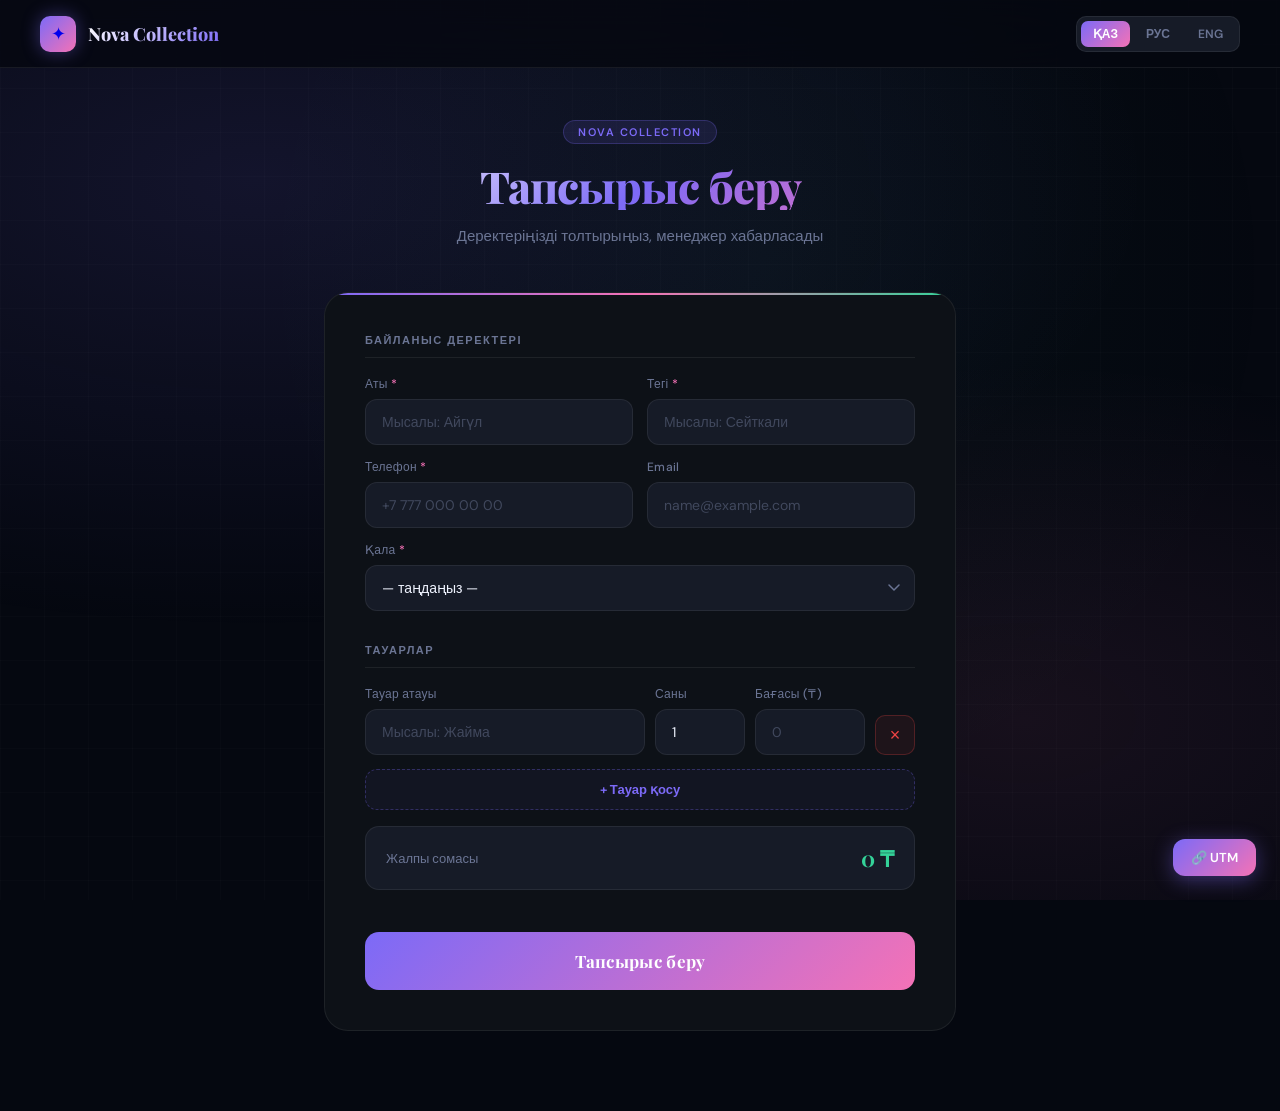
<file: order.html>
<!DOCTYPE html>
<html lang="kk">
<head>
  <meta charset="UTF-8" />
  <meta name="viewport" content="width=device-width, initial-scale=1.0" />
  <title>Nova Collection — Тапсырыс беру</title>
  <link href="https://fonts.googleapis.com/css2?family=Playfair+Display:ital,wght@0,700;0,800;1,700&family=DM+Sans:wght@300;400;500;600&display=swap" rel="stylesheet"/>
  <link rel="stylesheet" href="order.css"/>
</head>
<body>

<header>
  <a href="./index.html" class="logo">
    <div class="logo-mark">✦</div>
    <span class="logo-name">Nova Collection</span>
  </a>
  <div class="lang-switcher">
    <button class="lang-btn active" onclick="setLang('kk')">ҚАЗ</button>
    <button class="lang-btn" onclick="setLang('ru')">РУС</button>
    <button class="lang-btn" onclick="setLang('en')">ENG</button>
  </div>
</header>

<button onclick="showUTMPanel()" style="
  position:fixed; bottom:24px; right:24px; z-index:998;
  padding:10px 18px;
  background:linear-gradient(135deg,#7c6af7,#f472b6);
  border:none; border-radius:12px; color:#fff;
  font-family:'DM Sans',sans-serif;
  font-size:13px; font-weight:600; cursor:pointer;
  box-shadow:0 4px 20px rgba(124,106,247,0.4);
">🔗 UTM</button>

<main>
  <div class="page-intro">
    <div class="label" id="lbl-badge">Nova Collection</div>
    <h1 id="lbl-title">Тапсырыс беру</h1>
    <p id="lbl-sub">Деректеріңізді толтырыңыз, менеджер хабарласады</p>
  </div>

  <div class="form-card">
    <div class="form-section">
      <div class="section-title" id="lbl-section-contact">Байланыс деректері</div>
      <div class="field-row">
        <div class="field" id="f-fname">
          <label><span id="lbl-fname">Аты</span><span class="req">*</span></label>
          <input type="text" id="inp-fname" placeholder="Мысалы: Айгүл" autocomplete="given-name"/>
          <span class="err-msg" id="err-fname"></span>
        </div>
        <div class="field" id="f-lname">
          <label><span id="lbl-lname">Тегі</span><span class="req">*</span></label>
          <input type="text" id="inp-lname" placeholder="Мысалы: Сейткали" autocomplete="family-name"/>
          <span class="err-msg" id="err-lname"></span>
        </div>
      </div>
      <div class="field-row" style="margin-top:14px">
        <div class="field" id="f-phone">
          <label><span id="lbl-phone">Телефон</span><span class="req">*</span></label>
          <input type="tel" id="inp-phone" placeholder="+7 777 000 00 00" autocomplete="tel" oninput="formatPhone(this)" onkeydown="phoneKeydown(event, this)" maxlength="18"/>
          <span class="err-msg" id="err-phone"></span>
        </div>
        <div class="field">
          <label id="lbl-email">Email</label>
          <input type="email" id="inp-email" placeholder="name@example.com" autocomplete="email"/>
        </div>
      </div>
      <div class="field-row single" style="margin-top:14px">
        <div class="field" id="f-city">
          <label><span id="lbl-city">Қала</span><span class="req">*</span></label>
          <select id="inp-city">
            <option value="">— таңдаңыз —</option>
            <option>Алматы</option>
            <option>Астана</option>
            <option>Шымкент</option>
            <option>Қарағанды</option>
            <option>Атырау</option>
            <option>Ақтөбе</option>
            <option>Тараз</option>
            <option>Павлодар</option>
            <option>Өскемен</option>
            <option>Семей</option>
            <option>Орал</option>
          </select>
          <span class="err-msg" id="err-city"></span>
        </div>
      </div>
    </div>

    <div class="form-section">
      <div class="section-title" id="lbl-section-items">Тауарлар</div>
      <div id="items-container"></div>
      <button class="add-item-btn" onclick="addItem()" id="btn-add-item">+ Тауар қосу</button>

      <div class="total-bar">
        <span class="total-label" id="lbl-total">Жалпы сомасы</span>
        <span class="total-value" id="total-display">0 ₸</span>
      </div>
    </div>

    <button class="submit-btn" onclick="submitOrder()" id="submit-btn">
      <span id="submit-text">Тапсырыс беру</span>
    </button>
  </div>
</main>

<div class="success-overlay" id="success-overlay">
  <div class="success-box">
    <div class="success-icon">✓</div>
    <div class="success-title" id="suc-title">Тапсырыс қабылданды!</div>
    <div class="success-amount" id="suc-amount"></div>
    <div class="success-sub" id="suc-sub">Менеджер жақын арада хабарласады</div>
    <a href="./order.html" class="back-btn" id="suc-btn">Жаңа тапсырыс</a>
  </div>
</div>

<script src="order.js"></script>
<style>
/* UTM батырмасы — мобильде төменгі орталыққа */
@media (max-width: 768px) {
  #utm-panel {
    bottom: 0 !important;
    right: 0 !important;
    left: 0 !important;
    width: 100% !important;
    border-radius: 20px 20px 0 0 !important;
    max-height: 80vh;
    overflow-y: auto;
    padding: 20px 16px 32px !important;
  }
  button[onclick="showUTMPanel()"] {
    bottom: 16px !important;
    right: 16px !important;
    padding: 10px 16px !important;
    font-size: 12px !important;
    border-radius: 50px !important;
    box-shadow: 0 4px 20px rgba(124,106,247,0.5) !important;
  }
}
</style>
</body>
</html>
</file>
<file: order.css>
:root {
  --bg: #050810;
  --surface: #0d1117;
  --surface2: #161b27;
  --border: rgba(255,255,255,0.07);
  --accent1: #7c6af7;
  --accent2: #f472b6;
  --accent3: #34d399;
  --text: #f0f4ff;
  --muted: #6b7594;
  --error: #ef4444;
  --success: #34d399;
}

* { margin: 0; padding: 0; box-sizing: border-box; }

body {
  font-family: 'DM Sans', sans-serif;
  background: var(--bg);
  color: var(--text);
  min-height: 100vh;
  overflow-x: hidden;
}

body::before {
  content: '';
  position: fixed;
  inset: 0;
  background:
    radial-gradient(ellipse 70% 50% at 20% 20%, rgba(124,106,247,0.12), transparent),
    radial-gradient(ellipse 50% 40% at 80% 80%, rgba(244,114,182,0.08), transparent),
    radial-gradient(ellipse 40% 60% at 60% 30%, rgba(52,211,153,0.04), transparent);
  pointer-events: none;
  z-index: 0;
}

body::after {
  content: '';
  position: fixed;
  inset: 0;
  background-image:
    linear-gradient(rgba(255,255,255,0.015) 1px, transparent 1px),
    linear-gradient(90deg, rgba(255,255,255,0.015) 1px, transparent 1px);
  background-size: 44px 44px;
  pointer-events: none;
  z-index: 0;
}

header {
  position: sticky;
  top: 0;
  z-index: 20;
  padding: 0 40px;
  height: 68px;
  display: flex;
  align-items: center;
  justify-content: space-between;
  border-bottom: 1px solid var(--border);
  backdrop-filter: blur(24px);
  background: rgba(5,8,16,0.82);
}

.logo {
  display: flex;
  align-items: center;
  gap: 12px;
  text-decoration: none;
}
.logo-mark {
  width: 36px; height: 36px;
  border-radius: 10px;
  background: linear-gradient(135deg, var(--accent1), var(--accent2));
  display: flex; align-items: center; justify-content: center;
  box-shadow: 0 0 18px rgba(124,106,247,0.4);
  font-size: 18px;
}
.logo-name {
  font-family: 'Playfair Display', serif;
  font-size: 18px;
  font-weight: 800;
  background: linear-gradient(135deg, #fff, var(--accent1));
  -webkit-background-clip: text;
  -webkit-text-fill-color: transparent;
}

.lang-switcher {
  display: flex;
  gap: 4px;
  background: var(--surface2);
  border: 1px solid var(--border);
  border-radius: 10px;
  padding: 4px;
}
.lang-btn {
  padding: 5px 12px;
  border: none;
  background: transparent;
  color: var(--muted);
  font-size: 12px;
  font-weight: 600;
  border-radius: 7px;
  cursor: pointer;
  font-family: 'DM Sans', sans-serif;
  transition: all 0.2s;
}
.lang-btn.active {
  background: linear-gradient(135deg, var(--accent1), var(--accent2));
  color: #fff;
}

main {
  position: relative;
  z-index: 1;
  max-width: 680px;
  margin: 0 auto;
  padding: 52px 24px 80px;
}

.page-intro {
  text-align: center;
  margin-bottom: 44px;
}
.page-intro .label {
  display: inline-block;
  padding: 4px 14px;
  border-radius: 20px;
  background: rgba(124,106,247,0.12);
  border: 1px solid rgba(124,106,247,0.25);
  font-size: 11px;
  color: var(--accent1);
  letter-spacing: 1.5px;
  text-transform: uppercase;
  font-weight: 600;
  margin-bottom: 18px;
}
.page-intro h1 {
  font-family: 'Playfair Display', serif;
  font-size: clamp(30px, 5vw, 44px);
  font-weight: 800;
  line-height: 1.1;
  letter-spacing: -1px;
  margin-bottom: 14px;
  background: linear-gradient(135deg, #fff 0%, var(--accent1) 50%, var(--accent2) 100%);
  -webkit-background-clip: text;
  -webkit-text-fill-color: transparent;
}
.page-intro p {
  color: var(--muted);
  font-size: 15px;
  line-height: 1.6;
}

.form-card {
  background: var(--surface);
  border: 1px solid var(--border);
  border-radius: 24px;
  padding: 40px;
  position: relative;
  overflow: hidden;
}
.form-card::before {
  content: '';
  position: absolute;
  top: 0; left: 0; right: 0;
  height: 2px;
  background: linear-gradient(90deg, var(--accent1), var(--accent2), var(--accent3));
}

.form-section {
  margin-bottom: 32px;
}
.section-title {
  font-size: 11px;
  text-transform: uppercase;
  letter-spacing: 1.5px;
  color: var(--muted);
  font-weight: 600;
  margin-bottom: 18px;
  padding-bottom: 10px;
  border-bottom: 1px solid var(--border);
}

.field-row {
  display: grid;
  grid-template-columns: 1fr 1fr;
  gap: 14px;
}
.field-row.single { grid-template-columns: 1fr; }

.field {
  display: flex;
  flex-direction: column;
  gap: 7px;
}
.field label {
  font-size: 12px;
  font-weight: 500;
  color: var(--muted);
  letter-spacing: 0.3px;
}
.field label .req {
  color: var(--accent2);
  margin-left: 3px;
}
.field input,
.field select {
  background: var(--surface2);
  border: 1px solid var(--border);
  border-radius: 12px;
  padding: 13px 16px;
  color: var(--text);
  font-family: 'DM Sans', sans-serif;
  font-size: 14px;
  outline: none;
  transition: border-color 0.2s, box-shadow 0.2s;
  width: 100%;
  -webkit-appearance: none;
}
.field select {
  cursor: pointer;
  background-image: url("data:image/svg+xml,%3Csvg xmlns='http://www.w3.org/2000/svg' width='12' height='8' viewBox='0 0 12 8'%3E%3Cpath d='M1 1l5 5 5-5' stroke='%236b7594' stroke-width='1.5' fill='none' stroke-linecap='round'/%3E%3C/svg%3E");
  background-repeat: no-repeat;
  background-position: right 14px center;
  padding-right: 36px;
}
.field input::placeholder { color: rgba(107,117,148,0.5); }
.field input:focus,
.field select:focus {
  border-color: var(--accent1);
  box-shadow: 0 0 0 3px rgba(124,106,247,0.12);
}
.field input.error,
.field select.error {
  border-color: var(--error);
  box-shadow: 0 0 0 3px rgba(239,68,68,0.1);
}
.field .err-msg {
  font-size: 11px;
  color: var(--error);
  display: none;
}
.field.has-error .err-msg { display: block; }

.item-row {
  display: grid;
  grid-template-columns: 1fr 90px 110px auto;
  gap: 10px;
  align-items: end;
  margin-bottom: 10px;
}
.remove-btn {
  width: 40px; height: 40px;
  border: 1px solid rgba(239,68,68,0.25);
  background: rgba(239,68,68,0.08);
  color: #ef4444;
  border-radius: 10px;
  cursor: pointer;
  font-size: 18px;
  display: flex; align-items: center; justify-content: center;
  transition: all 0.2s;
  flex-shrink: 0;
}
.remove-btn:hover {
  background: rgba(239,68,68,0.2);
  border-color: rgba(239,68,68,0.5);
}

.add-item-btn {
  width: 100%;
  padding: 11px;
  border: 1px dashed rgba(124,106,247,0.3);
  background: rgba(124,106,247,0.05);
  color: var(--accent1);
  border-radius: 12px;
  font-family: 'DM Sans', sans-serif;
  font-size: 13px;
  font-weight: 600;
  cursor: pointer;
  transition: all 0.2s;
  margin-top: 4px;
}
.add-item-btn:hover {
  background: rgba(124,106,247,0.1);
  border-color: rgba(124,106,247,0.5);
}

.total-bar {
  display: flex;
  justify-content: space-between;
  align-items: center;
  padding: 16px 20px;
  background: var(--surface2);
  border-radius: 14px;
  margin-top: 16px;
  border: 1px solid var(--border);
}
.total-label {
  font-size: 13px;
  color: var(--muted);
  font-weight: 500;
}
.total-value {
  font-family: 'Playfair Display', serif;
  font-size: 22px;
  font-weight: 700;
  color: var(--accent3);
}

.submit-btn {
  width: 100%;
  padding: 18px;
  background: linear-gradient(135deg, var(--accent1), var(--accent2));
  border: none;
  border-radius: 14px;
  color: #fff;
  font-family: 'Playfair Display', serif;
  font-size: 17px;
  font-weight: 700;
  cursor: pointer;
  transition: all 0.25s;
  position: relative;
  overflow: hidden;
  margin-top: 10px;
  letter-spacing: 0.3px;
}
.submit-btn::before {
  content: '';
  position: absolute;
  inset: 0;
  background: linear-gradient(135deg, rgba(255,255,255,0.1), transparent);
  opacity: 0;
  transition: opacity 0.2s;
}
.submit-btn:hover { transform: translateY(-2px); box-shadow: 0 12px 28px rgba(124,106,247,0.4); }
.submit-btn:hover::before { opacity: 1; }
.submit-btn:active { transform: translateY(0); }
.submit-btn:disabled {
  opacity: 0.6;
  cursor: not-allowed;
  transform: none;
  box-shadow: none;
}

.spinner {
  display: inline-block;
  width: 16px; height: 16px;
  border: 2px solid rgba(255,255,255,0.3);
  border-top-color: #fff;
  border-radius: 50%;
  animation: spin 0.7s linear infinite;
  vertical-align: middle;
  margin-right: 8px;
}
@keyframes spin { to { transform: rotate(360deg); } }

.success-overlay {
  display: none;
  position: fixed;
  inset: 0;
  background: rgba(5,8,16,0.92);
  z-index: 100;
  align-items: center;
  justify-content: center;
  backdrop-filter: blur(12px);
}
.success-overlay.show { display: flex; }
.success-box {
  text-align: center;
  padding: 48px 40px;
  background: var(--surface);
  border: 1px solid rgba(52,211,153,0.3);
  border-radius: 28px;
  max-width: 380px;
  animation: scaleIn 0.4s cubic-bezier(0.34,1.56,0.64,1);
  position: relative;
}
.success-box::before {
  content: '';
  position: absolute;
  top: 0; left: 0; right: 0;
  height: 2px;
  background: linear-gradient(90deg, var(--accent3), #06b6d4);
  border-radius: 28px 28px 0 0;
}
@keyframes scaleIn {
  from { transform: scale(0.8); opacity: 0; }
  to { transform: scale(1); opacity: 1; }
}
.success-icon {
  width: 64px; height: 64px;
  background: rgba(52,211,153,0.12);
  border: 1px solid rgba(52,211,153,0.3);
  border-radius: 50%;
  display: flex; align-items: center; justify-content: center;
  font-size: 28px;
  margin: 0 auto 20px;
  animation: pulse 1.5s ease-in-out infinite;
}
@keyframes pulse {
  0%, 100% { box-shadow: 0 0 0 0 rgba(52,211,153,0.3); }
  50% { box-shadow: 0 0 0 12px rgba(52,211,153,0); }
}
.success-title {
  font-family: 'Playfair Display', serif;
  font-size: 26px;
  font-weight: 800;
  margin-bottom: 10px;
  color: var(--text);
}
.success-sub {
  color: var(--muted);
  font-size: 14px;
  line-height: 1.6;
  margin-bottom: 28px;
}
.success-amount {
  font-family: 'Playfair Display', serif;
  font-size: 32px;
  font-weight: 700;
  color: var(--accent3);
  margin-bottom: 24px;
}
.back-btn {
  display: inline-block;
  padding: 13px 28px;
  background: var(--surface2);
  border: 1px solid var(--border);
  border-radius: 12px;
  color: var(--text);
  text-decoration: none;
  font-size: 14px;
  font-weight: 600;
  cursor: pointer;
  transition: all 0.2s;
}
.back-btn:hover { border-color: var(--accent1); color: var(--accent1); }

@media (max-width: 768px) {
  header {
    padding: 0 16px;
    height: auto;
    min-height: 58px;
    flex-wrap: wrap;
    gap: 8px;
    padding-top: 10px;
    padding-bottom: 10px;
  }
  .logo-name { font-size: 16px; }
  .logo-mark { width: 32px; height: 32px; font-size: 16px; border-radius: 8px; }
  .lang-btn { padding: 5px 10px; font-size: 11px; }
  .lang-switcher { padding: 3px; }

  main { padding: 28px 16px 80px; }

  .page-intro { margin-bottom: 28px; }
  .page-intro .label { font-size: 10px; padding: 3px 12px; margin-bottom: 14px; }
  .page-intro h1 { font-size: clamp(24px, 7vw, 36px); letter-spacing: -0.5px; }
  .page-intro p { font-size: 13px; }

  .form-card {
    padding: 24px 18px;
    border-radius: 18px;
  }

  .section-title { font-size: 10px; margin-bottom: 14px; padding-bottom: 8px; }

  .field-row {
    grid-template-columns: 1fr;
    gap: 12px;
  }
  .field-row[style*="margin-top"] { margin-top: 12px !important; }

  .field label { font-size: 11px; }
  .field input,
  .field select {
    padding: 12px 14px;
    font-size: 15px; /* Prevent zoom on iOS */
    border-radius: 10px;
  }

  /* Тауар жолы — мобильде стек */
  .item-row {
    grid-template-columns: 1fr 1fr;
    grid-template-rows: auto auto;
    gap: 8px;
    padding: 14px;
    background: var(--surface2);
    border: 1px solid var(--border);
    border-radius: 12px;
    margin-bottom: 10px;
    position: relative;
  }
  .item-row .field:first-child {
    grid-column: 1 / -1;
  }
  .remove-btn {
    position: absolute;
    top: 10px;
    right: 10px;
    width: 32px;
    height: 32px;
    font-size: 16px;
    border-radius: 8px;
  }

  .add-item-btn {
    padding: 12px;
    font-size: 13px;
    border-radius: 10px;
  }

  .total-bar {
    padding: 14px 16px;
    border-radius: 12px;
    margin-top: 14px;
  }
  .total-label { font-size: 12px; }
  .total-value { font-size: 20px; }

  .submit-btn {
    padding: 16px;
    font-size: 16px;
    border-radius: 12px;
    margin-top: 14px;
  }

  /* Success overlay */
  .success-box {
    padding: 36px 24px;
    margin: 16px;
    border-radius: 20px;
    max-width: calc(100vw - 32px);
  }
  .success-title { font-size: 22px; }
  .success-amount { font-size: 26px; }
  .success-sub { font-size: 13px; }
  .back-btn { padding: 12px 24px; font-size: 13px; }
}

@media (max-width: 400px) {
  .page-intro h1 { font-size: 22px; }
  .form-card { padding: 18px 14px; }
  .field input,
  .field select { font-size: 16px; padding: 11px 12px; }
  .item-row { grid-template-columns: 1fr 1fr; }
  .total-value { font-size: 18px; }
}

/* iOS input zoom алдын алу */
@supports (-webkit-touch-callout: none) {
  .field input,
  .field select {
    font-size: 16px;
  }
}
</file>
